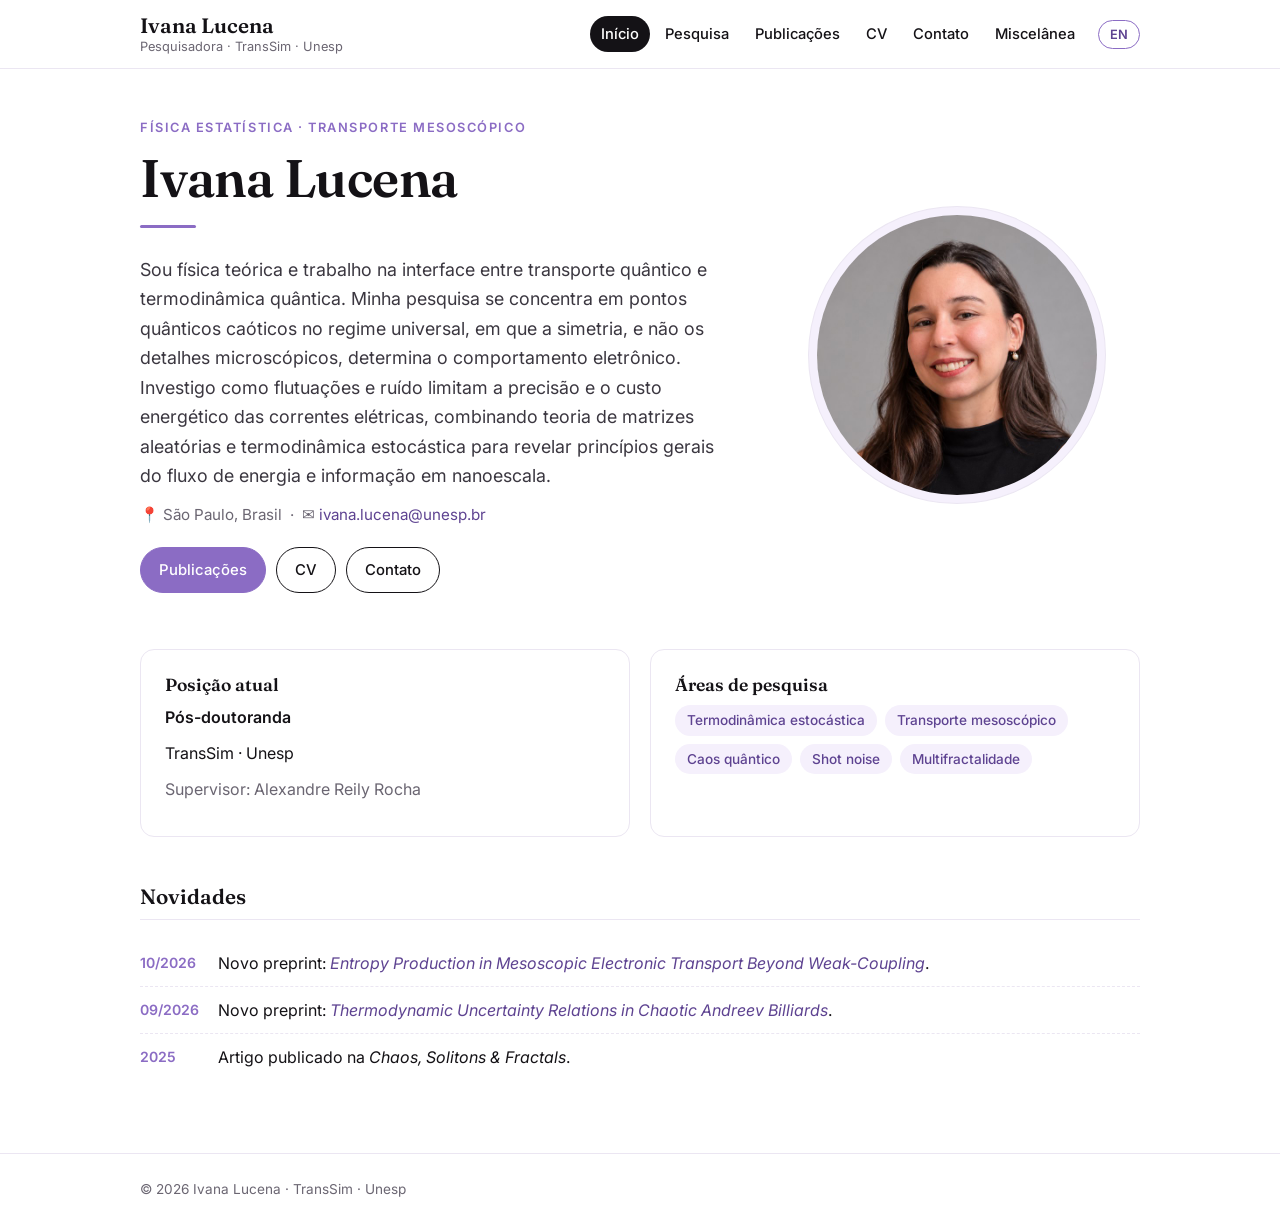
<file: index.html>
<!doctype html>
<html lang="pt-BR" data-lang="pt">
<head>
<meta charset="utf-8">
<meta name="viewport" content="width=device-width, initial-scale=1">
<title>Início · Ivana Lucena</title>
<meta name="description" content="Ivana Lucena — pesquisadora, TransSim · Unesp. Produção acadêmica, publicações e CV.">
<link rel="preconnect" href="https://fonts.googleapis.com">
<link rel="preconnect" href="https://fonts.gstatic.com" crossorigin>
<link href="https://fonts.googleapis.com/css2?family=Fraunces:opsz,wght@9..144,400;9..144,600&family=Inter:wght@400;500;600&display=swap" rel="stylesheet">
<link rel="stylesheet" href="assets/style.css">
<script>try{var l=localStorage.getItem("lang");if(l)document.documentElement.setAttribute("data-lang",l)}catch(e){}</script>
</head>
<body>
<header class="site-header">
  <div class="wrap header-inner">
    <a class="brand" href="index.html">
      <span class="brand-name">Ivana Lucena</span>
      <span class="brand-sub"><span lang="pt">Pesquisadora</span><span lang="en">Researcher</span> · TransSim · Unesp</span>
    </a>
    <button class="menu-btn" aria-label="Menu" aria-expanded="false">☰</button>
    <nav class="nav">
      <a href="index.html" class="active" aria-current="page"><span lang="pt">Início</span><span lang="en">Home</span></a>
<a href="pesquisa.html"><span lang="pt">Pesquisa</span><span lang="en">Research</span></a>
<a href="publicacoes.html"><span lang="pt">Publicações</span><span lang="en">Publications</span></a>
<a href="cv.html"><span lang="pt">CV</span><span lang="en">CV</span></a>
<a href="contato.html"><span lang="pt">Contato</span><span lang="en">Contact</span></a>
<a href="miscelanea.html"><span lang="pt">Miscelânea</span><span lang="en">Miscellanea</span></a>
      <button class="lang-btn" type="button" aria-label="Mudar idioma / Switch language"><span lang="pt">EN</span><span lang="en">PT</span></button>
    </nav>
  </div>
</header>
<main class="wrap">

<section class="hero">
  <div class="hero-text">
    <p class="eyebrow"><span lang="pt">Física Estatística · Transporte Mesoscópico</span><span lang="en">Statistical Physics · Mesoscopic Transport</span></p>
    <h1>Ivana Lucena</h1>
    <p class="lead"><span lang="pt">Sou física teórica e trabalho na interface entre transporte quântico e termodinâmica quântica. Minha pesquisa se concentra em pontos quânticos caóticos no regime universal, em que a simetria, e não os detalhes microscópicos, determina o comportamento eletrônico. Investigo como flutuações e ruído limitam a precisão e o custo energético das correntes elétricas, combinando teoria de matrizes aleatórias e termodinâmica estocástica para revelar princípios gerais do fluxo de energia e informação em nanoescala.</span><span lang="en">I am a theoretical physicist working at the interface of quantum transport and quantum thermodynamics. My research focuses on chaotic quantum dots in the universal regime, where symmetry, rather than microscopic detail, governs electronic behavior. I investigate how fluctuations and noise limit the precision and energy cost of electrical currents, combining random matrix theory and stochastic thermodynamics to uncover general principles of energy and information flow at the nanoscale.</span></p>
    <p class="meta">📍 São Paulo, <span lang="pt">Brasil</span><span lang="en">Brazil</span> &nbsp;·&nbsp; ✉️ <span class="email" data-u="ivana.lucena" data-d="unesp.br">ivana.lucena [at] unesp.br</span></p>
    <div class="actions">
      <a class="btn primary" href="publicacoes.html"><span lang="pt">Publicações</span><span lang="en">Publications</span></a>
      <a class="btn" href="cv.html">CV</a>
      <a class="btn" href="contato.html"><span lang="pt">Contato</span><span lang="en">Contact</span></a>
    </div>
  </div>
  <div class="hero-photo">
    <!-- Troque por <img src="assets/foto.jpg" alt="Ivana Lucena"> -->
    <img src="assets/foto.jpg" alt="Ivana Lucena" width="280" height="280">
  </div>
</section>

<section class="grid-2">
  <div class="card">
    <h2><span lang="pt">Posição atual</span><span lang="en">Current position</span></h2>
    <p class="strong"><span lang="pt">Pós-doutoranda</span><span lang="en">Postdoctoral Researcher</span></p>
    <p>TransSim · Unesp</p>
    <p class="muted"><span lang="pt">Supervisor: Alexandre Reily Rocha</span><span lang="en">Supervisor: Alexandre Reily Rocha</span></p>
  </div>
  <div class="card">
    <h2><span lang="pt">Áreas de pesquisa</span><span lang="en">Research areas</span></h2>
    <ul class="tags"><li><span lang="pt">Termodinâmica estocástica</span><span lang="en">Stochastic thermodynamics</span></li><li><span lang="pt">Transporte mesoscópico</span><span lang="en">Mesoscopic transport</span></li><li><span lang="pt">Caos quântico</span><span lang="en">Quantum chaos</span></li><li>Shot noise</li><li><span lang="pt">Multifractalidade</span><span lang="en">Multifractality</span></li></ul>
  </div>
</section>

<section>
  <h2 class="section-title"><span lang="pt">Novidades</span><span lang="en">News</span></h2>
  <ul class="news">
    <li><time>10/2026</time> <span lang="pt">Novo preprint: <a href="https://arxiv.org/abs/2610.12652" target="_blank" rel="noopener"><em>Entropy Production in Mesoscopic Electronic Transport Beyond Weak-Coupling</em></a>.</span><span lang="en">New preprint: <a href="https://arxiv.org/abs/2610.12652" target="_blank" rel="noopener"><em>Entropy Production in Mesoscopic Electronic Transport Beyond Weak-Coupling</em></a>.</span></li>
    <li><time>09/2026</time> <span lang="pt">Novo preprint: <a href="https://arxiv.org/abs/2609.27065" target="_blank" rel="noopener"><em>Thermodynamic Uncertainty Relations in Chaotic Andreev Billiards</em></a>.</span><span lang="en">New preprint: <a href="https://arxiv.org/abs/2609.27065" target="_blank" rel="noopener"><em>Thermodynamic Uncertainty Relations in Chaotic Andreev Billiards</em></a>.</span></li>
    <li><time>2025</time> <span lang="pt">Artigo publicado na <em>Chaos, Solitons &amp; Fractals</em>.</span><span lang="en">Paper published in <em>Chaos, Solitons &amp; Fractals</em>.</span></li>
  </ul>
</section>

</main>
<footer class="site-footer">
  <div class="wrap">© 2026 Ivana Lucena · TransSim · Unesp</div>
</footer>
<script src="assets/main.js"></script>
</body>
</html>
</file>
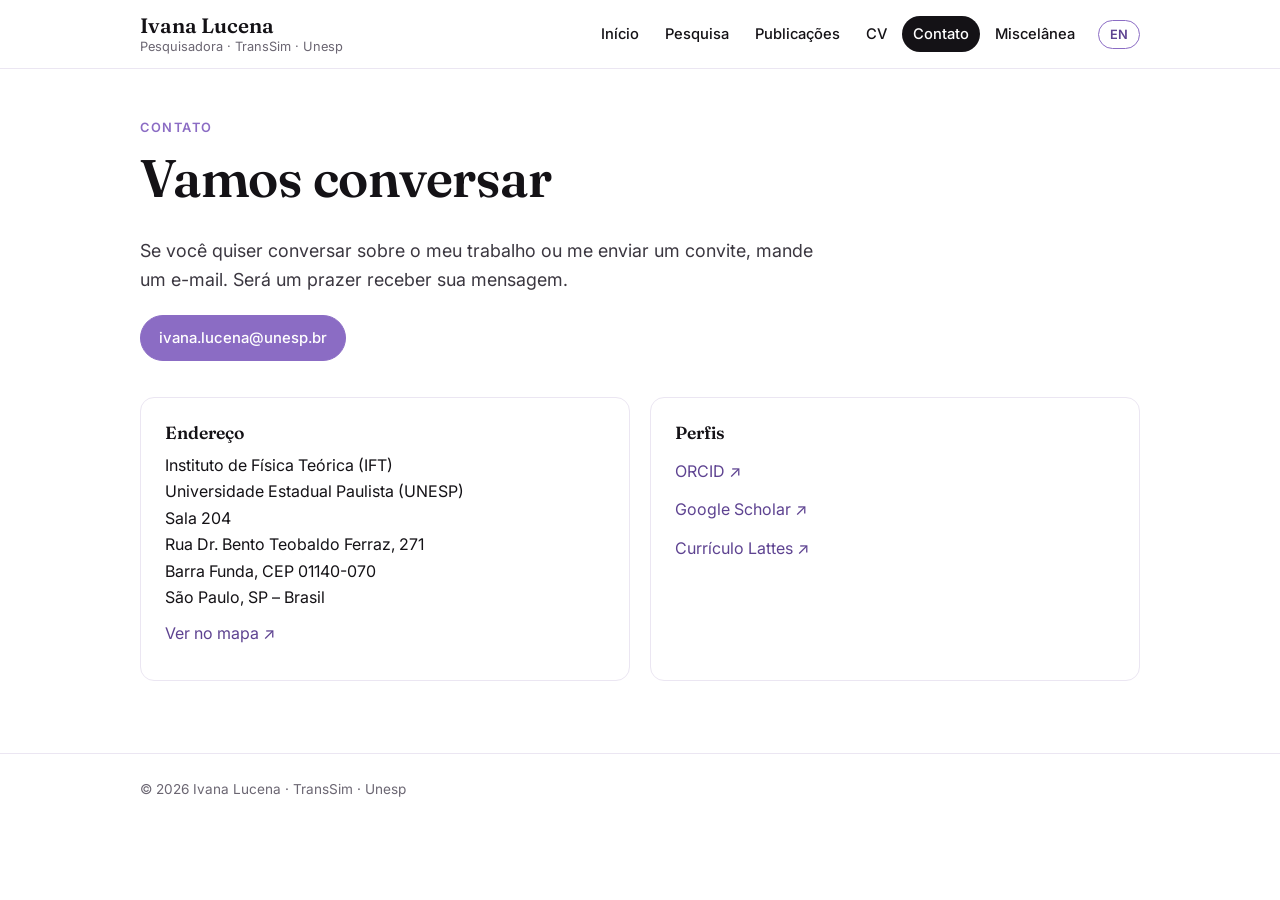
<file: contato.html>
<!doctype html>
<html lang="pt-BR" data-lang="pt">
<head>
<meta charset="utf-8">
<meta name="viewport" content="width=device-width, initial-scale=1">
<title>Contato · Ivana Lucena</title>
<meta name="description" content="Ivana Lucena — pesquisadora, TransSim · Unesp. Produção acadêmica, publicações e CV.">
<link rel="preconnect" href="https://fonts.googleapis.com">
<link rel="preconnect" href="https://fonts.gstatic.com" crossorigin>
<link href="https://fonts.googleapis.com/css2?family=Fraunces:opsz,wght@9..144,400;9..144,600&family=Inter:wght@400;500;600&display=swap" rel="stylesheet">
<link rel="stylesheet" href="assets/style.css">
<script>try{var l=localStorage.getItem("lang");if(l)document.documentElement.setAttribute("data-lang",l)}catch(e){}</script>
</head>
<body>
<header class="site-header">
  <div class="wrap header-inner">
    <a class="brand" href="index.html">
      <span class="brand-name">Ivana Lucena</span>
      <span class="brand-sub"><span lang="pt">Pesquisadora</span><span lang="en">Researcher</span> · TransSim · Unesp</span>
    </a>
    <button class="menu-btn" aria-label="Menu" aria-expanded="false">☰</button>
    <nav class="nav">
      <a href="index.html"><span lang="pt">Início</span><span lang="en">Home</span></a>
<a href="pesquisa.html"><span lang="pt">Pesquisa</span><span lang="en">Research</span></a>
<a href="publicacoes.html"><span lang="pt">Publicações</span><span lang="en">Publications</span></a>
<a href="cv.html"><span lang="pt">CV</span><span lang="en">CV</span></a>
<a href="contato.html" class="active" aria-current="page"><span lang="pt">Contato</span><span lang="en">Contact</span></a>
<a href="miscelanea.html"><span lang="pt">Miscelânea</span><span lang="en">Miscellanea</span></a>
      <button class="lang-btn" type="button" aria-label="Mudar idioma / Switch language"><span lang="pt">EN</span><span lang="en">PT</span></button>
    </nav>
  </div>
</header>
<main class="wrap">

<section class="page-head">
  <p class="eyebrow"><span lang="pt">Contato</span><span lang="en">Contact</span></p>
  <h1><span lang="pt">Vamos conversar</span><span lang="en">Get in touch</span></h1>
  <p class="lead"><span lang="pt">Se você quiser conversar sobre o meu trabalho ou me enviar um convite, mande um e-mail. Será um prazer receber sua mensagem.</span><span lang="en">If you would like to discuss my work or send me an invitation, please send me an email. I look forward to receiving your message.</span></p>
  <div class="actions"><a class="btn primary" href="mailto:ivana.lucena@unesp.br">ivana.lucena@unesp.br</a></div>
</section>
<section class="grid-2">
  <div class="card">
    <h2><span lang="pt">Endereço</span><span lang="en">Address</span></h2>
    <p>Instituto de Física Teórica (IFT)<br>
    Universidade Estadual Paulista (UNESP)<br>
    <span lang="pt">Sala</span><span lang="en">Office</span> 204<br>
    Rua Dr. Bento Teobaldo Ferraz, 271<br>
    Barra Funda, CEP 01140-070<br>
    São Paulo, SP – <span lang="pt">Brasil</span><span lang="en">Brazil</span></p>
    <p><a href="https://www.google.com/maps/search/?api=1&query=Instituto%20de%20F%C3%ADsica%20Te%C3%B3rica%20UNESP%2C%20Rua%20Dr.%20Bento%20Teobaldo%20Ferraz%20271%2C%20S%C3%A3o%20Paulo" target="_blank" rel="noopener"><span lang="pt">Ver no mapa</span><span lang="en">View on map</span> ↗</a></p>
  </div>
  <div class="card">
    <h2><span lang="pt">Perfis</span><span lang="en">Profiles</span></h2>
    <ul class="link-list">
      <li><a href="https://orcid.org/0000-0002-3205-4228" target="_blank" rel="noopener">ORCID ↗</a></li>
      <li><a href="https://scholar.google.com/citations?user=nSL4cs4AAAAJ&hl=pt-BR" target="_blank" rel="noopener">Google Scholar ↗</a></li>
      <li><a href="http://lattes.cnpq.br/9666677159468628" target="_blank" rel="noopener"><span lang="pt">Currículo Lattes</span><span lang="en">Lattes CV</span> ↗</a></li>
    </ul>
  </div>
</section>

</main>
<footer class="site-footer">
  <div class="wrap">© 2026 Ivana Lucena · TransSim · Unesp</div>
</footer>
<script src="assets/main.js"></script>
</body>
</html>
</file>
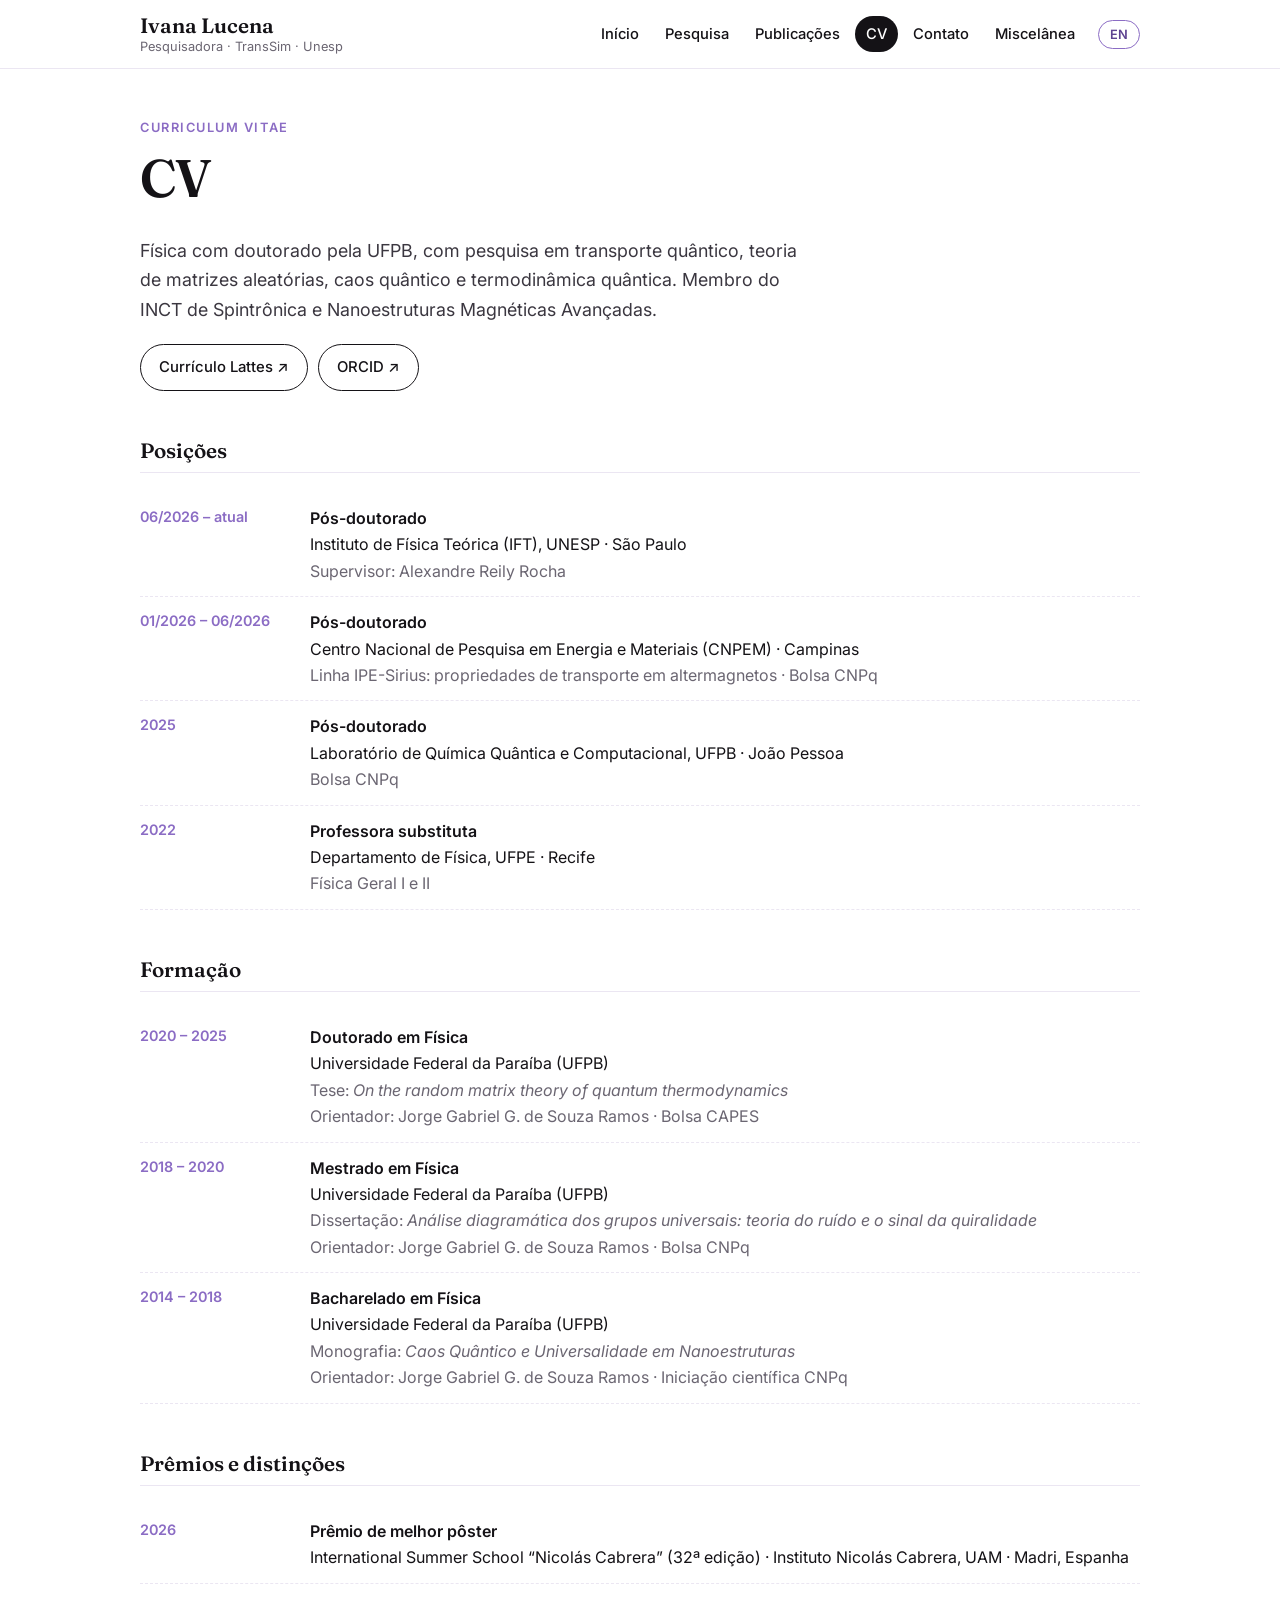
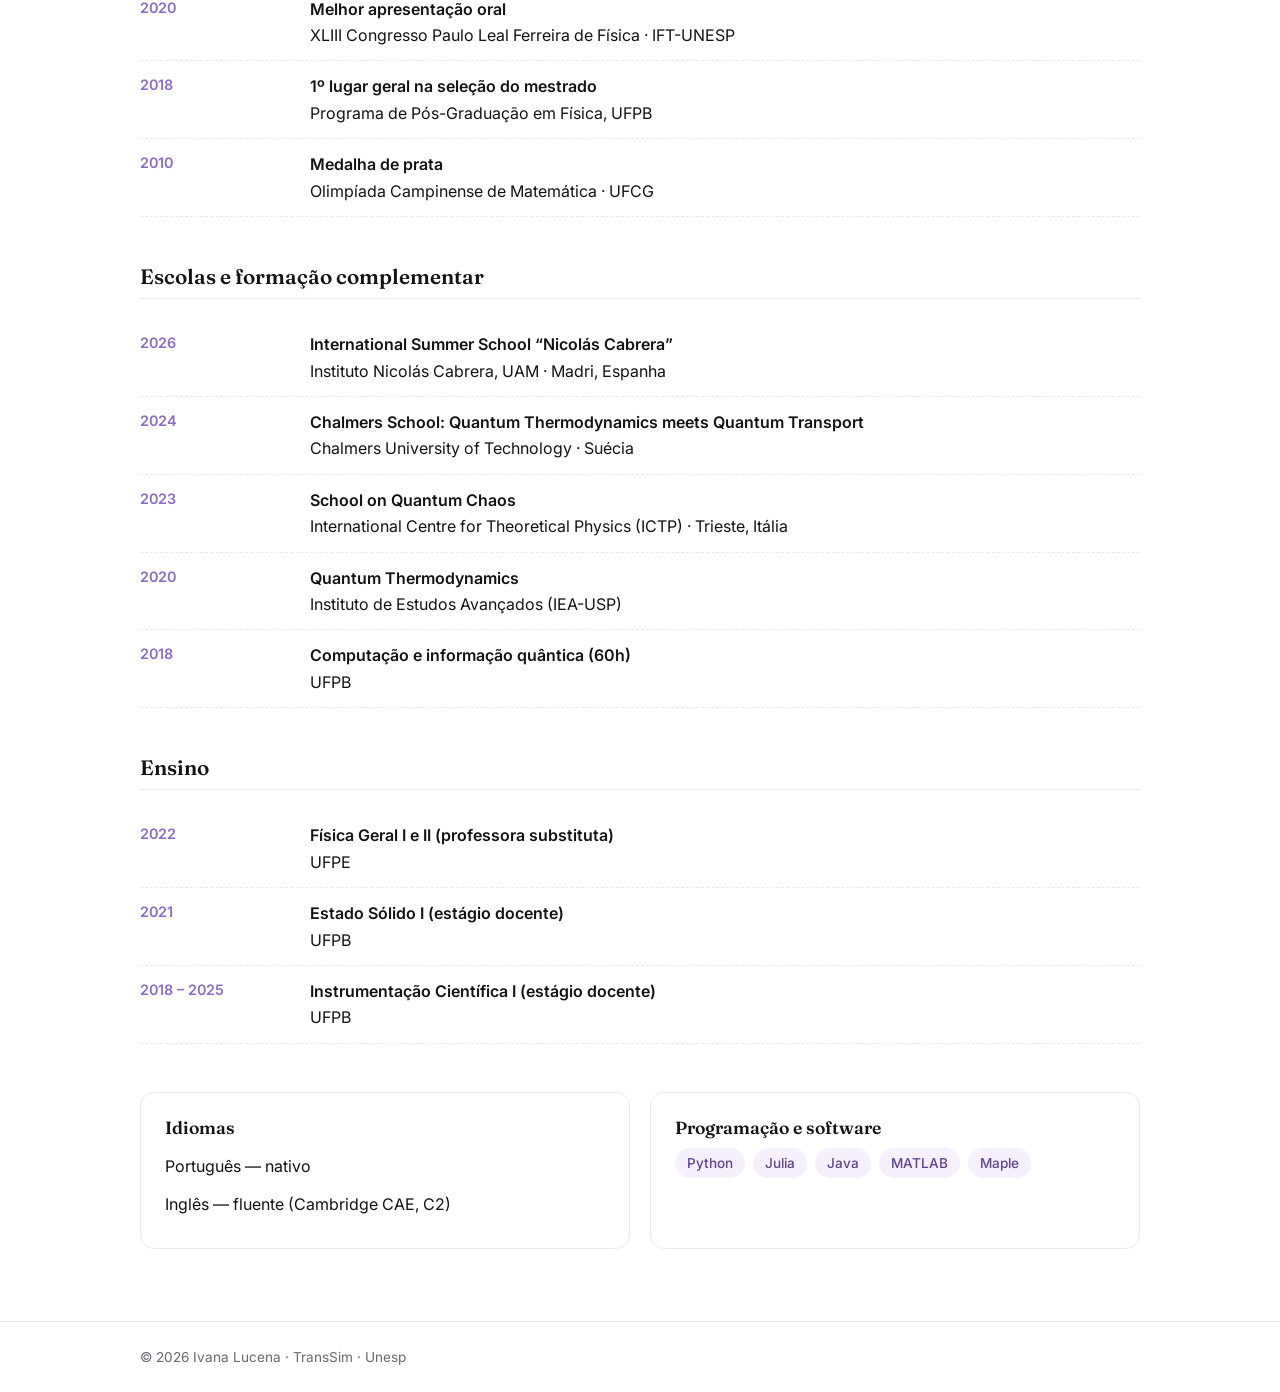
<file: cv.html>
<!doctype html>
<html lang="pt-BR" data-lang="pt">
<head>
<meta charset="utf-8">
<meta name="viewport" content="width=device-width, initial-scale=1">
<title>CV · Ivana Lucena</title>
<meta name="description" content="Ivana Lucena — pesquisadora, TransSim · Unesp. Produção acadêmica, publicações e CV.">
<link rel="preconnect" href="https://fonts.googleapis.com">
<link rel="preconnect" href="https://fonts.gstatic.com" crossorigin>
<link href="https://fonts.googleapis.com/css2?family=Fraunces:opsz,wght@9..144,400;9..144,600&family=Inter:wght@400;500;600&display=swap" rel="stylesheet">
<link rel="stylesheet" href="assets/style.css">
<script>try{var l=localStorage.getItem("lang");if(l)document.documentElement.setAttribute("data-lang",l)}catch(e){}</script>
</head>
<body>
<header class="site-header">
  <div class="wrap header-inner">
    <a class="brand" href="index.html">
      <span class="brand-name">Ivana Lucena</span>
      <span class="brand-sub"><span lang="pt">Pesquisadora</span><span lang="en">Researcher</span> · TransSim · Unesp</span>
    </a>
    <button class="menu-btn" aria-label="Menu" aria-expanded="false">☰</button>
    <nav class="nav">
      <a href="index.html"><span lang="pt">Início</span><span lang="en">Home</span></a>
<a href="pesquisa.html"><span lang="pt">Pesquisa</span><span lang="en">Research</span></a>
<a href="publicacoes.html"><span lang="pt">Publicações</span><span lang="en">Publications</span></a>
<a href="cv.html" class="active" aria-current="page"><span lang="pt">CV</span><span lang="en">CV</span></a>
<a href="contato.html"><span lang="pt">Contato</span><span lang="en">Contact</span></a>
<a href="miscelanea.html"><span lang="pt">Miscelânea</span><span lang="en">Miscellanea</span></a>
      <button class="lang-btn" type="button" aria-label="Mudar idioma / Switch language"><span lang="pt">EN</span><span lang="en">PT</span></button>
    </nav>
  </div>
</header>
<main class="wrap">

<section class="page-head">
  <p class="eyebrow">Curriculum Vitae</p>
  <h1>CV</h1>
  <p class="lead"><span lang="pt">Física com doutorado pela UFPB, com pesquisa em transporte quântico, teoria de matrizes aleatórias, caos quântico e termodinâmica quântica. Membro do INCT de Spintrônica e Nanoestruturas Magnéticas Avançadas.</span><span lang="en">Physicist with a PhD from UFPB, working on quantum transport, random matrix theory, quantum chaos and quantum thermodynamics. Member of the INCT on Spintronics and Advanced Magnetic Nanostructures.</span></p>
  <div class="actions">
    <a class="btn" href="http://lattes.cnpq.br/9666677159468628" target="_blank" rel="noopener"><span lang="pt">Currículo Lattes</span><span lang="en">Lattes CV</span> ↗</a>
    <a class="btn" href="https://orcid.org/0000-0002-3205-4228" target="_blank" rel="noopener">ORCID ↗</a>
  </div>
</section>
<section class="cv-block"><h2 class="section-title"><span lang="pt">Posições</span><span lang="en">Positions</span></h2><ul class="timeline"><li class="tl-item"><span class="tl-when">06/2026 – <span lang="pt">atual</span><span lang="en">present</span></span><div><p class="strong"><span lang="pt">Pós-doutorado</span><span lang="en">Postdoctoral Researcher</span></p><p>Instituto de Física Teórica (IFT), UNESP · São Paulo</p><p class=muted><span lang="pt">Supervisor: Alexandre Reily Rocha</span><span lang="en">Supervisor: Alexandre Reily Rocha</span></p></div></li><li class="tl-item"><span class="tl-when">01/2026 – 06/2026</span><div><p class="strong"><span lang="pt">Pós-doutorado</span><span lang="en">Postdoctoral Researcher</span></p><p><span lang="pt">Centro Nacional de Pesquisa em Energia e Materiais (CNPEM) · Campinas</span><span lang="en">Brazilian Center for Research in Energy and Materials (CNPEM) · Campinas</span></p><p class=muted><span lang="pt">Linha IPE-Sirius: propriedades de transporte em altermagnetos · Bolsa CNPq</span><span lang="en">IPE-Sirius program: transport properties of altermagnets · CNPq fellowship</span></p></div></li><li class="tl-item"><span class="tl-when">2025</span><div><p class="strong"><span lang="pt">Pós-doutorado</span><span lang="en">Postdoctoral Researcher</span></p><p><span lang="pt">Laboratório de Química Quântica e Computacional, UFPB · João Pessoa</span><span lang="en">Quantum and Computational Chemistry Lab, UFPB · João Pessoa</span></p><p class=muted><span lang="pt">Bolsa CNPq</span><span lang="en">CNPq fellowship</span></p></div></li><li class="tl-item"><span class="tl-when">2022</span><div><p class="strong"><span lang="pt">Professora substituta</span><span lang="en">Substitute Lecturer</span></p><p><span lang="pt">Departamento de Física, UFPE · Recife</span><span lang="en">Department of Physics, UFPE · Recife</span></p><p class=muted><span lang="pt">Física Geral I e II</span><span lang="en">General Physics I and II</span></p></div></li></ul></section>
<section class="cv-block"><h2 class="section-title"><span lang="pt">Formação</span><span lang="en">Education</span></h2><ul class="timeline"><li class="tl-item"><span class="tl-when">2020 – 2025</span><div><p class="strong"><span lang="pt">Doutorado em Física</span><span lang="en">PhD in Physics</span></p><p><span lang="pt">Universidade Federal da Paraíba (UFPB)</span><span lang="en">Federal University of Paraíba (UFPB)</span></p><p class=muted><span lang="pt">Tese: <em>On the random matrix theory of quantum thermodynamics</em></span><span lang="en">Thesis: <em>On the random matrix theory of quantum thermodynamics</em></span><br><span lang="pt">Orientador: Jorge Gabriel G. de Souza Ramos</span><span lang="en">Advisor: Jorge Gabriel G. de Souza Ramos</span><span lang="pt"> · Bolsa CAPES</span><span lang="en"> · CAPES fellowship</span></p></div></li><li class="tl-item"><span class="tl-when">2018 – 2020</span><div><p class="strong"><span lang="pt">Mestrado em Física</span><span lang="en">MSc in Physics</span></p><p><span lang="pt">Universidade Federal da Paraíba (UFPB)</span><span lang="en">Federal University of Paraíba (UFPB)</span></p><p class=muted><span lang="pt">Dissertação: <em>Análise diagramática dos grupos universais: teoria do ruído e o sinal da quiralidade</em></span><span lang="en">Dissertation: <em>Diagrammatic analysis of universal groups: noise theory and the signature of chirality</em></span><br><span lang="pt">Orientador: Jorge Gabriel G. de Souza Ramos</span><span lang="en">Advisor: Jorge Gabriel G. de Souza Ramos</span><span lang="pt"> · Bolsa CNPq</span><span lang="en"> · CNPq fellowship</span></p></div></li><li class="tl-item"><span class="tl-when">2014 – 2018</span><div><p class="strong"><span lang="pt">Bacharelado em Física</span><span lang="en">BSc in Physics</span></p><p><span lang="pt">Universidade Federal da Paraíba (UFPB)</span><span lang="en">Federal University of Paraíba (UFPB)</span></p><p class=muted><span lang="pt">Monografia: <em>Caos Quântico e Universalidade em Nanoestruturas</em></span><span lang="en">Thesis: <em>Quantum Chaos and Universality in Nanostructures</em></span><br><span lang="pt">Orientador: Jorge Gabriel G. de Souza Ramos</span><span lang="en">Advisor: Jorge Gabriel G. de Souza Ramos</span><span lang="pt"> · Iniciação científica CNPq</span><span lang="en"> · CNPq undergraduate research fellowship</span></p></div></li></ul></section>
<section class="cv-block"><h2 class="section-title"><span lang="pt">Prêmios e distinções</span><span lang="en">Awards & honors</span></h2><ul class="timeline"><li class="tl-item"><span class="tl-when">2026</span><div><p class="strong"><span lang="pt">Prêmio de melhor pôster</span><span lang="en">Best Poster Award</span></p><p><span lang="pt">International Summer School “Nicolás Cabrera” (32ª edição) · Instituto Nicolás Cabrera, UAM · Madri, Espanha</span><span lang="en">International Summer School “Nicolás Cabrera” (32nd edition) · Nicolás Cabrera Institute, UAM · Madrid, Spain</span></p></div></li><li class="tl-item"><span class="tl-when">2020</span><div><p class="strong"><span lang="pt">Melhor apresentação oral</span><span lang="en">Best Oral Presentation</span></p><p><span lang="pt">XLIII Congresso Paulo Leal Ferreira de Física · IFT-UNESP</span><span lang="en">XLIII Paulo Leal Ferreira Physics Congress · IFT-UNESP</span></p></div></li><li class="tl-item"><span class="tl-when">2018</span><div><p class="strong"><span lang="pt">1º lugar geral na seleção do mestrado</span><span lang="en">Ranked 1st in the MSc admission exam</span></p><p><span lang="pt">Programa de Pós-Graduação em Física, UFPB</span><span lang="en">Graduate Program in Physics, UFPB</span></p></div></li><li class="tl-item"><span class="tl-when">2010</span><div><p class="strong"><span lang="pt">Medalha de prata</span><span lang="en">Silver medal</span></p><p><span lang="pt">Olimpíada Campinense de Matemática · UFCG</span><span lang="en">Campina Grande Mathematics Olympiad · UFCG</span></p></div></li></ul></section>
<section class="cv-block"><h2 class="section-title"><span lang="pt">Escolas e formação complementar</span><span lang="en">Schools & further training</span></h2><ul class="timeline"><li class="tl-item"><span class="tl-when">2026</span><div><p class="strong">International Summer School “Nicolás Cabrera”</p><p><span lang="pt">Instituto Nicolás Cabrera, UAM · Madri, Espanha</span><span lang="en">Nicolás Cabrera Institute, UAM · Madrid, Spain</span></p></div></li><li class="tl-item"><span class="tl-when">2024</span><div><p class="strong">Chalmers School: Quantum Thermodynamics meets Quantum Transport</p><p><span lang="pt">Chalmers University of Technology · Suécia</span><span lang="en">Chalmers University of Technology · Sweden</span></p></div></li><li class="tl-item"><span class="tl-when">2023</span><div><p class="strong">School on Quantum Chaos</p><p><span lang="pt">International Centre for Theoretical Physics (ICTP) · Trieste, Itália</span><span lang="en">International Centre for Theoretical Physics (ICTP) · Trieste, Italy</span></p></div></li><li class="tl-item"><span class="tl-when">2020</span><div><p class="strong">Quantum Thermodynamics</p><p><span lang="pt">Instituto de Estudos Avançados (IEA-USP)</span><span lang="en">Institute of Advanced Studies (IEA-USP)</span></p></div></li><li class="tl-item"><span class="tl-when">2018</span><div><p class="strong"><span lang="pt">Computação e informação quântica (60h)</span><span lang="en">Quantum computation and information (60h)</span></p><p>UFPB</p></div></li></ul></section>
<section class="cv-block"><h2 class="section-title"><span lang="pt">Ensino</span><span lang="en">Teaching</span></h2><ul class="timeline"><li class="tl-item"><span class="tl-when">2022</span><div><p class="strong"><span lang="pt">Física Geral I e II (professora substituta)</span><span lang="en">General Physics I and II (substitute lecturer)</span></p><p>UFPE</p></div></li><li class="tl-item"><span class="tl-when">2021</span><div><p class="strong"><span lang="pt">Estado Sólido I (estágio docente)</span><span lang="en">Solid State Physics I (teaching assistant)</span></p><p>UFPB</p></div></li><li class="tl-item"><span class="tl-when"><span lang="pt">2018 – 2025</span><span lang="en">2018 – 2025</span></span><div><p class="strong"><span lang="pt">Instrumentação Científica I (estágio docente)</span><span lang="en">Scientific Instrumentation I (teaching assistant)</span></p><p>UFPB</p></div></li></ul></section>
<section class="grid-2" style="margin-top:48px">
  <div class="card">
    <h2><span lang="pt">Idiomas</span><span lang="en">Languages</span></h2>
    <ul class="link-list">
      <li><span lang="pt">Português — nativo</span><span lang="en">Portuguese — native</span></li>
      <li><span lang="pt">Inglês — fluente (Cambridge CAE, C2)</span><span lang="en">English — fluent (Cambridge CAE, C2)</span></li>
    </ul>
  </div>
  <div class="card">
    <h2><span lang="pt">Programação e software</span><span lang="en">Programming & software</span></h2>
    <ul class="tags"><li>Python</li><li>Julia</li><li>Java</li><li>MATLAB</li><li>Maple</li></ul>
  </div>
</section>

</main>
<footer class="site-footer">
  <div class="wrap">© 2026 Ivana Lucena · TransSim · Unesp</div>
</footer>
<script src="assets/main.js"></script>
</body>
</html>
</file>
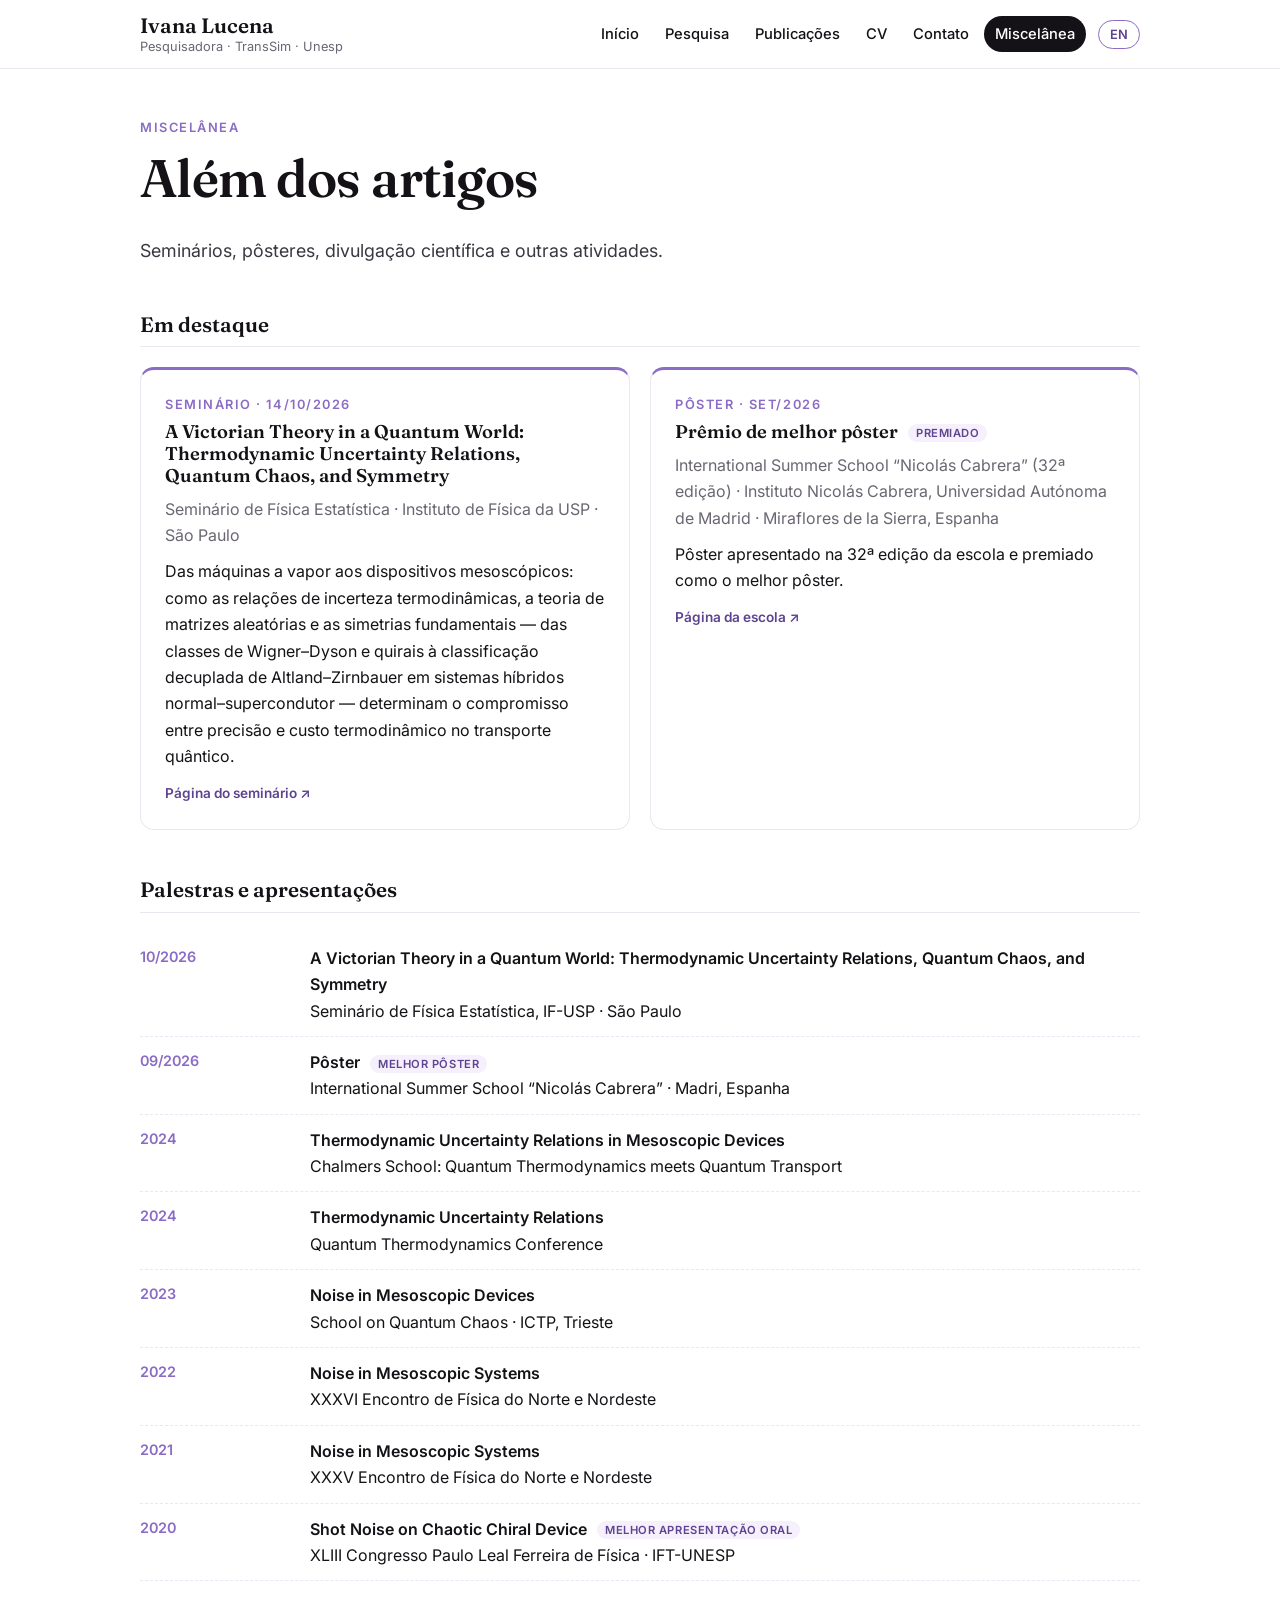
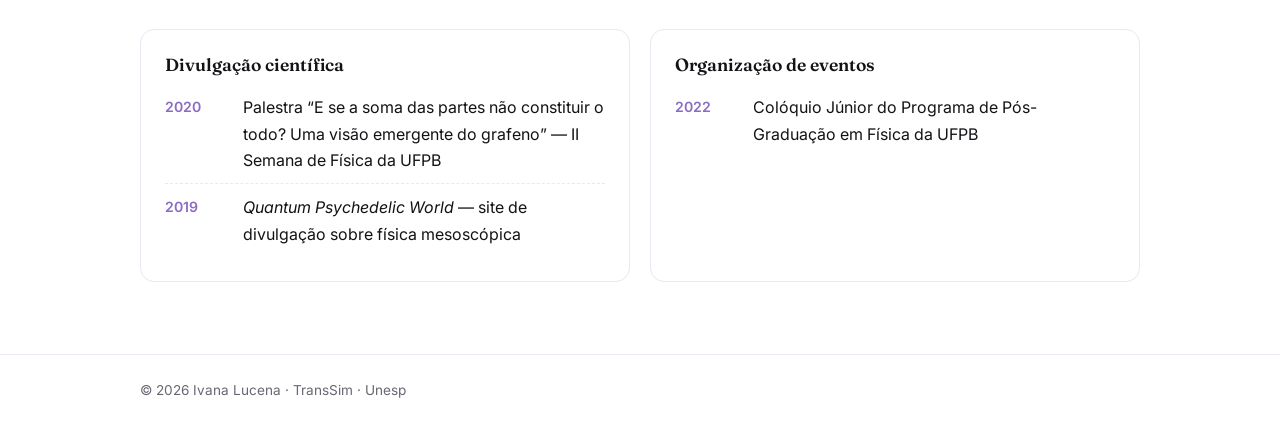
<file: miscelanea.html>
<!doctype html>
<html lang="pt-BR" data-lang="pt">
<head>
<meta charset="utf-8">
<meta name="viewport" content="width=device-width, initial-scale=1">
<title>Miscelânea · Ivana Lucena</title>
<meta name="description" content="Ivana Lucena — pesquisadora, TransSim · Unesp. Produção acadêmica, publicações e CV.">
<link rel="preconnect" href="https://fonts.googleapis.com">
<link rel="preconnect" href="https://fonts.gstatic.com" crossorigin>
<link href="https://fonts.googleapis.com/css2?family=Fraunces:opsz,wght@9..144,400;9..144,600&family=Inter:wght@400;500;600&display=swap" rel="stylesheet">
<link rel="stylesheet" href="assets/style.css">
<script>try{var l=localStorage.getItem("lang");if(l)document.documentElement.setAttribute("data-lang",l)}catch(e){}</script>
</head>
<body>
<header class="site-header">
  <div class="wrap header-inner">
    <a class="brand" href="index.html">
      <span class="brand-name">Ivana Lucena</span>
      <span class="brand-sub"><span lang="pt">Pesquisadora</span><span lang="en">Researcher</span> · TransSim · Unesp</span>
    </a>
    <button class="menu-btn" aria-label="Menu" aria-expanded="false">☰</button>
    <nav class="nav">
      <a href="index.html"><span lang="pt">Início</span><span lang="en">Home</span></a>
<a href="pesquisa.html"><span lang="pt">Pesquisa</span><span lang="en">Research</span></a>
<a href="publicacoes.html"><span lang="pt">Publicações</span><span lang="en">Publications</span></a>
<a href="cv.html"><span lang="pt">CV</span><span lang="en">CV</span></a>
<a href="contato.html"><span lang="pt">Contato</span><span lang="en">Contact</span></a>
<a href="miscelanea.html" class="active" aria-current="page"><span lang="pt">Miscelânea</span><span lang="en">Miscellanea</span></a>
      <button class="lang-btn" type="button" aria-label="Mudar idioma / Switch language"><span lang="pt">EN</span><span lang="en">PT</span></button>
    </nav>
  </div>
</header>
<main class="wrap">

<section class="page-head">
  <p class="eyebrow"><span lang="pt">Miscelânea</span><span lang="en">Miscellanea</span></p>
  <h1><span lang="pt">Além dos artigos</span><span lang="en">Beyond papers</span></h1>
  <p class="lead"><span lang="pt">Seminários, pôsteres, divulgação científica e outras atividades.</span><span lang="en">Seminars, posters, science outreach and other activities.</span></p>
</section>

<section>
  <h2 class="section-title"><span lang="pt">Em destaque</span><span lang="en">Highlights</span></h2>
  <div class="grid-2">
    <article class="card feature">
      <p class="eyebrow"><span lang="pt">Seminário · 14/10/2026</span><span lang="en">Seminar · Oct 14, 2026</span></p>
      <h3>A Victorian Theory in a Quantum World: Thermodynamic Uncertainty Relations, Quantum Chaos, and Symmetry</h3>
      <p class="muted"><span lang="pt">Seminário de Física Estatística · Instituto de Física da USP · São Paulo</span><span lang="en">Statistical Physics Seminar · Institute of Physics, University of São Paulo</span></p>
      <p><span lang="pt">Das máquinas a vapor aos dispositivos mesoscópicos: como as relações de incerteza termodinâmicas, a teoria de matrizes aleatórias e as simetrias fundamentais — das classes de Wigner–Dyson e quirais à classificação decuplada de Altland–Zirnbauer em sistemas híbridos normal–supercondutor — determinam o compromisso entre precisão e custo termodinâmico no transporte quântico.</span><span lang="en">From steam engines to mesoscopic devices: how thermodynamic uncertainty relations, random matrix theory and fundamental symmetries — from the Wigner–Dyson and chiral classes to the Altland–Zirnbauer tenfold way in hybrid normal–superconducting systems — shape the tradeoff between precision and thermodynamic cost in quantum transport.</span></p>
      <a class="pub-link" href="https://web.if.usp.br/ifusp/pt-br/evento-agregado/victorian-theory-quantum-world-thermodynamic-uncertainty-relations-quantum-chaos-and" target="_blank" rel="noopener"><span lang="pt">Página do seminário</span><span lang="en">Seminar page</span> ↗</a>
    </article>
    <article class="card feature">
      <p class="eyebrow"><span lang="pt">Pôster · Set/2026</span><span lang="en">Poster · Sep 2026</span></p>
      <h3><span lang="pt">Prêmio de melhor pôster</span><span lang="en">Best Poster Award</span> <span class="badge"><span lang="pt">Premiado</span><span lang="en">Award</span></span></h3>
      <p class="muted">International Summer School “Nicolás Cabrera” (32ª <span lang="pt">edição</span><span lang="en">edition</span>) · <span lang="pt">Instituto Nicolás Cabrera, Universidad Autónoma de Madrid · Miraflores de la Sierra, Espanha</span><span lang="en">Nicolás Cabrera Institute, Universidad Autónoma de Madrid · Miraflores de la Sierra, Spain</span></p>
      <p><span lang="pt">Pôster apresentado na 32ª edição da escola e premiado como o melhor pôster.</span><span lang="en">Poster presented at the 32nd edition of the school and awarded best poster.</span></p>
      <a class="pub-link" href="https://www.inc.uam.es/summer-school-2026/" target="_blank" rel="noopener"><span lang="pt">Página da escola</span><span lang="en">School page</span> ↗</a>
    </article>
  </div>
</section>

<section>
  <h2 class="section-title"><span lang="pt">Palestras e apresentações</span><span lang="en">Talks & presentations</span></h2>
  <ul class="timeline">
    <li class="tl-item"><span class="tl-when">10/2026</span><div><p class="strong">A Victorian Theory in a Quantum World: Thermodynamic Uncertainty Relations, Quantum Chaos, and Symmetry</p><p><span lang="pt">Seminário de Física Estatística, IF-USP · São Paulo</span><span lang="en">Statistical Physics Seminar, IF-USP · São Paulo</span></p></div></li>
    <li class="tl-item"><span class="tl-when">09/2026</span><div><p class="strong"><span lang="pt">Pôster</span><span lang="en">Poster</span> <span class="badge"><span lang="pt">Melhor pôster</span><span lang="en">Best poster</span></span></p><p><span lang="pt">International Summer School “Nicolás Cabrera” · Madri, Espanha</span><span lang="en">International Summer School “Nicolás Cabrera” · Madrid, Spain</span></p></div></li>
    <li class="tl-item"><span class="tl-when">2024</span><div><p class="strong">Thermodynamic Uncertainty Relations in Mesoscopic Devices</p><p>Chalmers School: Quantum Thermodynamics meets Quantum Transport</p></div></li>
    <li class="tl-item"><span class="tl-when">2024</span><div><p class="strong">Thermodynamic Uncertainty Relations</p><p>Quantum Thermodynamics Conference</p></div></li>
    <li class="tl-item"><span class="tl-when">2023</span><div><p class="strong">Noise in Mesoscopic Devices</p><p>School on Quantum Chaos · ICTP, Trieste</p></div></li>
    <li class="tl-item"><span class="tl-when">2022</span><div><p class="strong">Noise in Mesoscopic Systems</p><p><span lang="pt">XXXVI Encontro de Física do Norte e Nordeste</span><span lang="en">XXXVI North-Northeast Physics Meeting (EFNNE)</span></p></div></li>
    <li class="tl-item"><span class="tl-when">2021</span><div><p class="strong">Noise in Mesoscopic Systems</p><p><span lang="pt">XXXV Encontro de Física do Norte e Nordeste</span><span lang="en">XXXV North-Northeast Physics Meeting (EFNNE)</span></p></div></li>
    <li class="tl-item"><span class="tl-when">2020</span><div><p class="strong">Shot Noise on Chaotic Chiral Device <span class="badge"><span lang="pt">Melhor apresentação oral</span><span lang="en">Best oral presentation</span></span></p><p><span lang="pt">XLIII Congresso Paulo Leal Ferreira de Física · IFT-UNESP</span><span lang="en">XLIII Paulo Leal Ferreira Physics Congress · IFT-UNESP</span></p></div></li>
  </ul>
</section>

<section class="grid-2" style="margin-top:48px">
  <div class="card"><h2><span lang="pt">Divulgação científica</span><span lang="en">Science outreach</span></h2><ul class="news">
    <li><time>2020</time> <span lang="pt">Palestra “E se a soma das partes não constituir o todo? Uma visão emergente do grafeno” — II Semana de Física da UFPB</span><span lang="en">Talk “What if the sum of the parts doesn't make the whole? An emergent view of graphene” — II Physics Week, UFPB</span></li>
    <li><time>2019</time> <span lang="pt"><em>Quantum Psychedelic World</em> — site de divulgação sobre física mesoscópica</span><span lang="en"><em>Quantum Psychedelic World</em> — outreach website on mesoscopic physics</span></li>
  </ul></div>
  <div class="card"><h2><span lang="pt">Organização de eventos</span><span lang="en">Event organization</span></h2><ul class="news">
    <li><time>2022</time> <span lang="pt">Colóquio Júnior do Programa de Pós-Graduação em Física da UFPB</span><span lang="en">Junior Colloquium, Graduate Program in Physics, UFPB</span></li>
  </ul></div>
</section>

</main>
<footer class="site-footer">
  <div class="wrap">© 2026 Ivana Lucena · TransSim · Unesp</div>
</footer>
<script src="assets/main.js"></script>
</body>
</html>
</file>
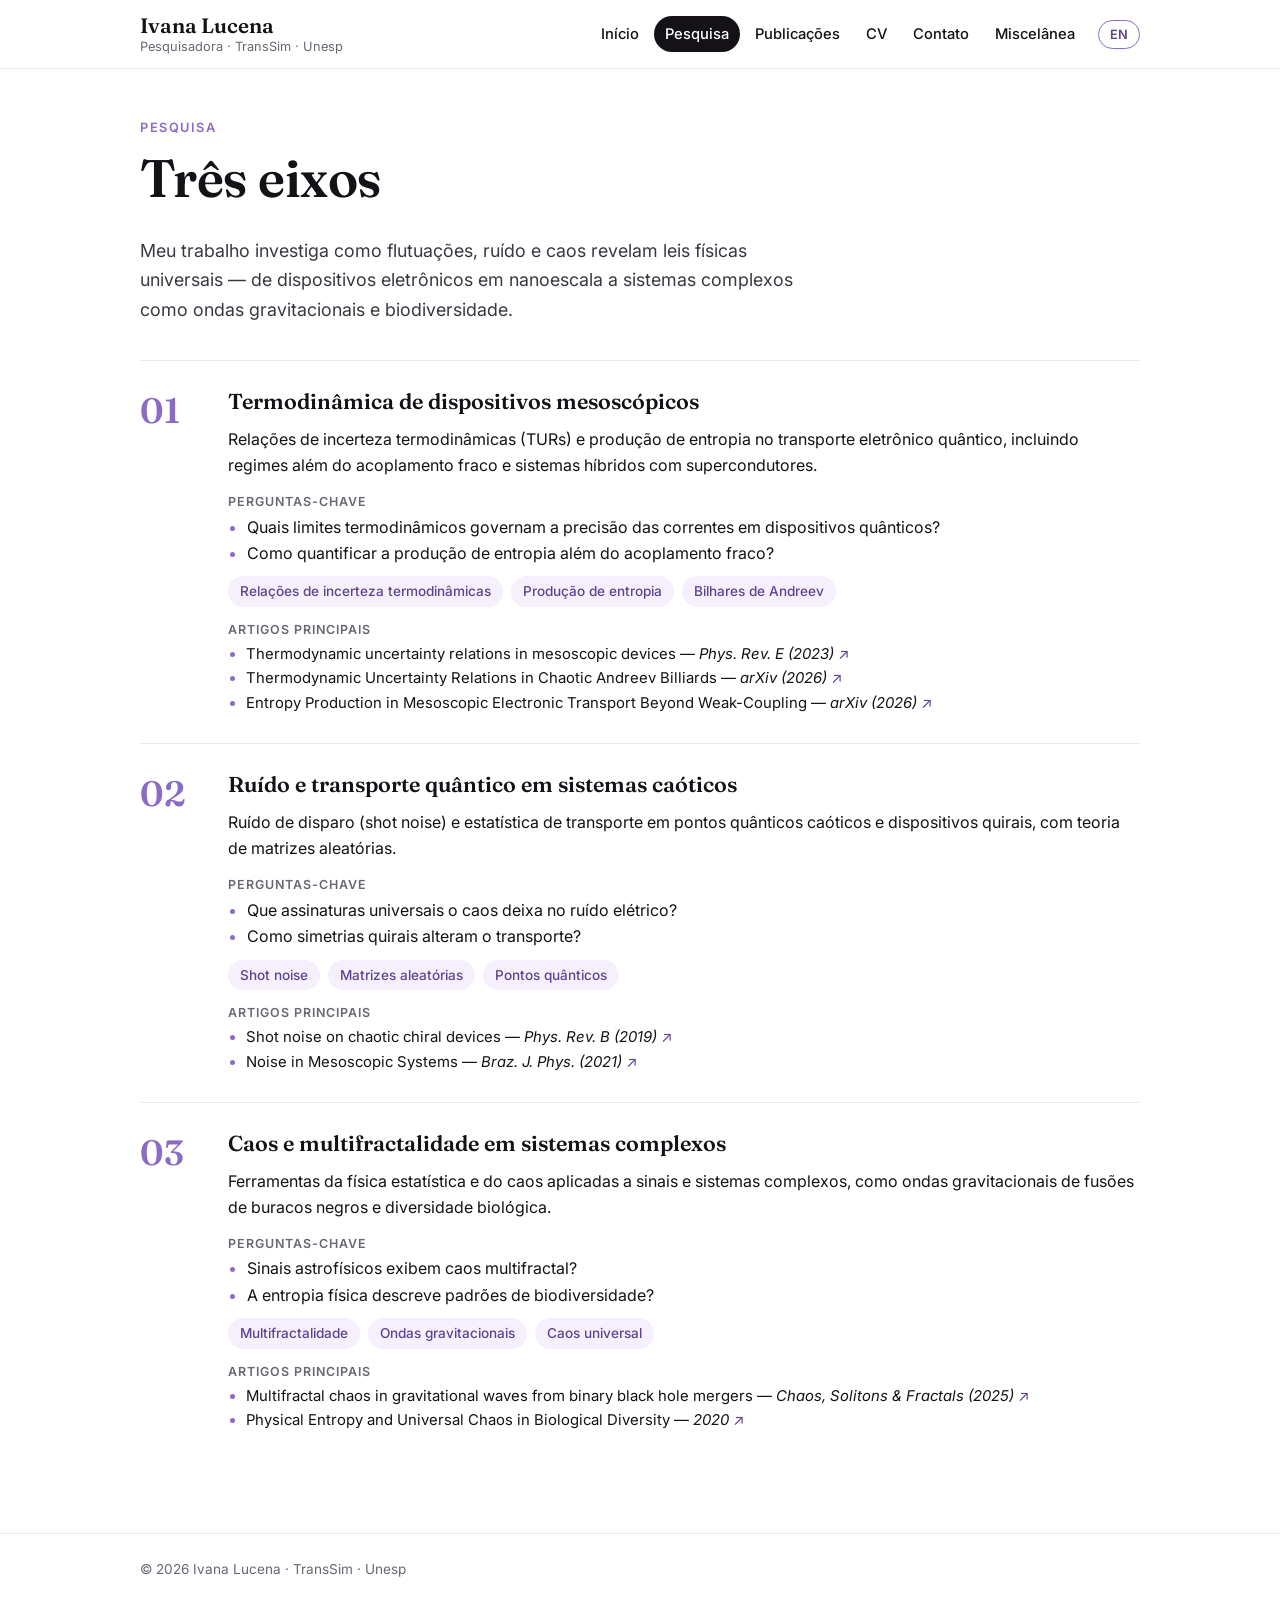
<file: pesquisa.html>
<!doctype html>
<html lang="pt-BR" data-lang="pt">
<head>
<meta charset="utf-8">
<meta name="viewport" content="width=device-width, initial-scale=1">
<title>Pesquisa · Ivana Lucena</title>
<meta name="description" content="Ivana Lucena — pesquisadora, TransSim · Unesp. Produção acadêmica, publicações e CV.">
<link rel="preconnect" href="https://fonts.googleapis.com">
<link rel="preconnect" href="https://fonts.gstatic.com" crossorigin>
<link href="https://fonts.googleapis.com/css2?family=Fraunces:opsz,wght@9..144,400;9..144,600&family=Inter:wght@400;500;600&display=swap" rel="stylesheet">
<link rel="stylesheet" href="assets/style.css">
<script>try{var l=localStorage.getItem("lang");if(l)document.documentElement.setAttribute("data-lang",l)}catch(e){}</script>
</head>
<body>
<header class="site-header">
  <div class="wrap header-inner">
    <a class="brand" href="index.html">
      <span class="brand-name">Ivana Lucena</span>
      <span class="brand-sub"><span lang="pt">Pesquisadora</span><span lang="en">Researcher</span> · TransSim · Unesp</span>
    </a>
    <button class="menu-btn" aria-label="Menu" aria-expanded="false">☰</button>
    <nav class="nav">
      <a href="index.html"><span lang="pt">Início</span><span lang="en">Home</span></a>
<a href="pesquisa.html" class="active" aria-current="page"><span lang="pt">Pesquisa</span><span lang="en">Research</span></a>
<a href="publicacoes.html"><span lang="pt">Publicações</span><span lang="en">Publications</span></a>
<a href="cv.html"><span lang="pt">CV</span><span lang="en">CV</span></a>
<a href="contato.html"><span lang="pt">Contato</span><span lang="en">Contact</span></a>
<a href="miscelanea.html"><span lang="pt">Miscelânea</span><span lang="en">Miscellanea</span></a>
      <button class="lang-btn" type="button" aria-label="Mudar idioma / Switch language"><span lang="pt">EN</span><span lang="en">PT</span></button>
    </nav>
  </div>
</header>
<main class="wrap">

<section class="page-head">
  <p class="eyebrow"><span lang="pt">Pesquisa</span><span lang="en">Research</span></p>
  <h1><span lang="pt">Três eixos</span><span lang="en">Three pillars</span></h1>
  <p class="lead"><span lang="pt">Meu trabalho investiga como flutuações, ruído e caos revelam leis físicas universais — de dispositivos eletrônicos em nanoescala a sistemas complexos como ondas gravitacionais e biodiversidade.</span><span lang="en">My work investigates how fluctuations, noise and chaos reveal universal physical laws — from nanoscale electronic devices to complex systems such as gravitational waves and biodiversity.</span></p>
</section>

<article class="pillar">
  <div class="pillar-num">01</div>
  <div>
    <h3><span lang="pt">Termodinâmica de dispositivos mesoscópicos</span><span lang="en">Thermodynamics of mesoscopic devices</span></h3>
    <p><span lang="pt">Relações de incerteza termodinâmicas (TURs) e produção de entropia no transporte eletrônico quântico, incluindo regimes além do acoplamento fraco e sistemas híbridos com supercondutores.</span><span lang="en">Thermodynamic uncertainty relations (TURs) and entropy production in quantum electronic transport, including regimes beyond weak coupling and hybrid systems with superconductors.</span></p>
    <h4><span lang="pt">Perguntas-chave</span><span lang="en">Key questions</span></h4>
    <ul class="bullets"><li><span lang="pt">Quais limites termodinâmicos governam a precisão das correntes em dispositivos quânticos?</span><span lang="en">What thermodynamic limits govern the precision of currents in quantum devices?</span></li><li><span lang="pt">Como quantificar a produção de entropia além do acoplamento fraco?</span><span lang="en">How can entropy production be quantified beyond weak coupling?</span></li></ul>
    <ul class="tags"><li><span lang="pt">Relações de incerteza termodinâmicas</span><span lang="en">Thermodynamic uncertainty relations</span></li><li><span lang="pt">Produção de entropia</span><span lang="en">Entropy production</span></li><li><span lang="pt">Bilhares de Andreev</span><span lang="en">Andreev billiards</span></li></ul>
    <h4><span lang="pt">Artigos principais</span><span lang="en">Key papers</span></h4>
    <ul class="bullets small"><li>Thermodynamic uncertainty relations in mesoscopic devices — <em>Phys. Rev. E (2023)</em> <a href="https://scholar.google.com/scholar?q=%22Thermodynamic%20uncertainty%20relations%20in%20mesoscopic%20devices%22" target="_blank" rel="noopener">↗</a></li><li>Thermodynamic Uncertainty Relations in Chaotic Andreev Billiards — <em>arXiv (2026)</em> <a href="https://arxiv.org/abs/2609.27065" target="_blank" rel="noopener">↗</a></li><li>Entropy Production in Mesoscopic Electronic Transport Beyond Weak-Coupling — <em>arXiv (2026)</em> <a href="https://arxiv.org/abs/2610.12652" target="_blank" rel="noopener">↗</a></li></ul>
  </div>
</article>

<article class="pillar">
  <div class="pillar-num">02</div>
  <div>
    <h3><span lang="pt">Ruído e transporte quântico em sistemas caóticos</span><span lang="en">Noise and quantum transport in chaotic systems</span></h3>
    <p><span lang="pt">Ruído de disparo (shot noise) e estatística de transporte em pontos quânticos caóticos e dispositivos quirais, com teoria de matrizes aleatórias.</span><span lang="en">Shot noise and transport statistics in chaotic quantum dots and chiral devices, using random matrix theory.</span></p>
    <h4><span lang="pt">Perguntas-chave</span><span lang="en">Key questions</span></h4>
    <ul class="bullets"><li><span lang="pt">Que assinaturas universais o caos deixa no ruído elétrico?</span><span lang="en">Which universal signatures does chaos leave in electrical noise?</span></li><li><span lang="pt">Como simetrias quirais alteram o transporte?</span><span lang="en">How do chiral symmetries change transport?</span></li></ul>
    <ul class="tags"><li>Shot noise</li><li><span lang="pt">Matrizes aleatórias</span><span lang="en">Random matrices</span></li><li><span lang="pt">Pontos quânticos</span><span lang="en">Quantum dots</span></li></ul>
    <h4><span lang="pt">Artigos principais</span><span lang="en">Key papers</span></h4>
    <ul class="bullets small"><li>Shot noise on chaotic chiral devices — <em>Phys. Rev. B (2019)</em> <a href="https://scholar.google.com/scholar?q=%22Shot%20noise%20on%20chaotic%20chiral%20devices%22" target="_blank" rel="noopener">↗</a></li><li>Noise in Mesoscopic Systems — <em>Braz. J. Phys. (2021)</em> <a href="https://scholar.google.com/scholar?q=%22Noise%20in%20Mesoscopic%20Systems%22" target="_blank" rel="noopener">↗</a></li></ul>
  </div>
</article>

<article class="pillar">
  <div class="pillar-num">03</div>
  <div>
    <h3><span lang="pt">Caos e multifractalidade em sistemas complexos</span><span lang="en">Chaos and multifractality in complex systems</span></h3>
    <p><span lang="pt">Ferramentas da física estatística e do caos aplicadas a sinais e sistemas complexos, como ondas gravitacionais de fusões de buracos negros e diversidade biológica.</span><span lang="en">Tools from statistical physics and chaos applied to complex signals and systems, such as gravitational waves from black hole mergers and biological diversity.</span></p>
    <h4><span lang="pt">Perguntas-chave</span><span lang="en">Key questions</span></h4>
    <ul class="bullets"><li><span lang="pt">Sinais astrofísicos exibem caos multifractal?</span><span lang="en">Do astrophysical signals display multifractal chaos?</span></li><li><span lang="pt">A entropia física descreve padrões de biodiversidade?</span><span lang="en">Can physical entropy describe biodiversity patterns?</span></li></ul>
    <ul class="tags"><li><span lang="pt">Multifractalidade</span><span lang="en">Multifractality</span></li><li><span lang="pt">Ondas gravitacionais</span><span lang="en">Gravitational waves</span></li><li><span lang="pt">Caos universal</span><span lang="en">Universal chaos</span></li></ul>
    <h4><span lang="pt">Artigos principais</span><span lang="en">Key papers</span></h4>
    <ul class="bullets small"><li>Multifractal chaos in gravitational waves from binary black hole mergers — <em>Chaos, Solitons &amp; Fractals (2025)</em> <a href="https://scholar.google.com/scholar?q=%22Multifractal%20chaos%20in%20gravitational%20waves%20from%20binary%20black%20hole%20mergers%22" target="_blank" rel="noopener">↗</a></li><li>Physical Entropy and Universal Chaos in Biological Diversity — <em>2020</em> <a href="https://scholar.google.com/scholar?q=%22Physical%20Entropy%20and%20Universal%20Chaos%20in%20Biological%20Diversity%22" target="_blank" rel="noopener">↗</a></li></ul>
  </div>
</article>

</main>
<footer class="site-footer">
  <div class="wrap">© 2026 Ivana Lucena · TransSim · Unesp</div>
</footer>
<script src="assets/main.js"></script>
</body>
</html>
</file>
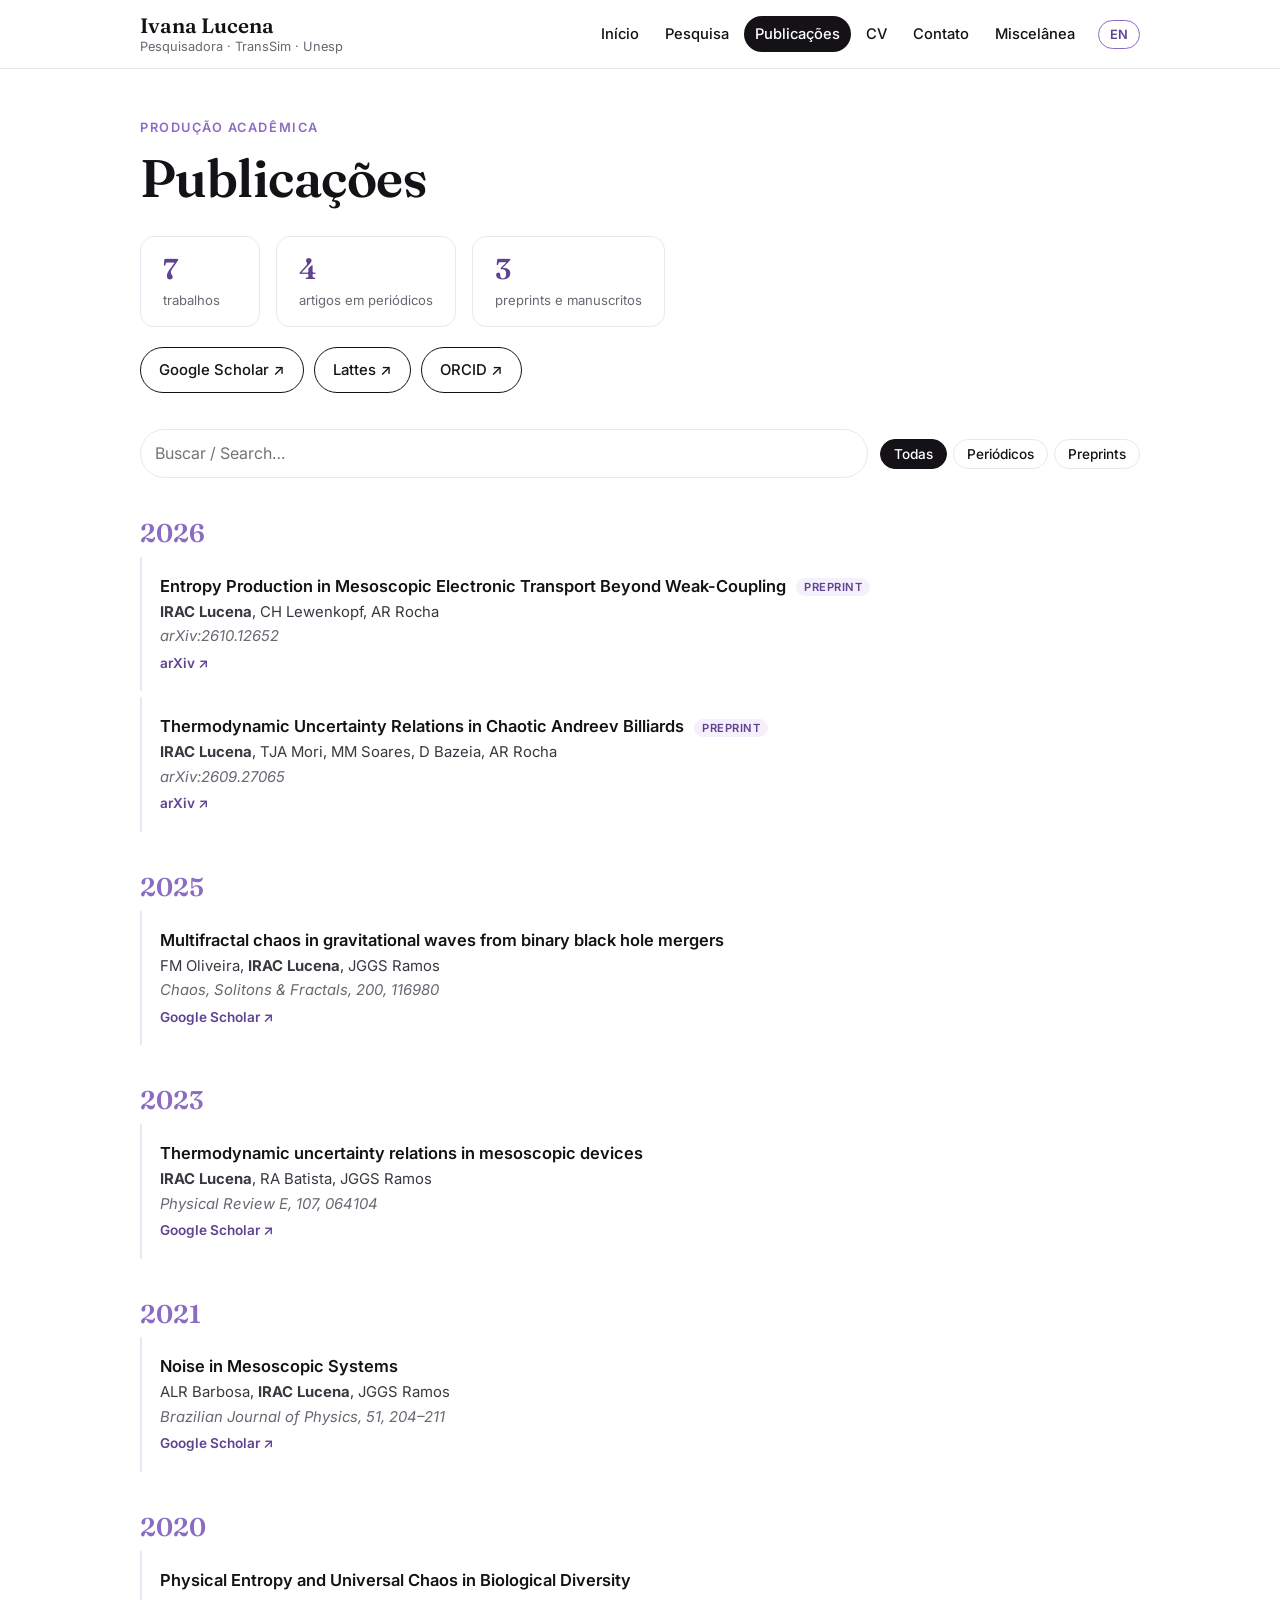
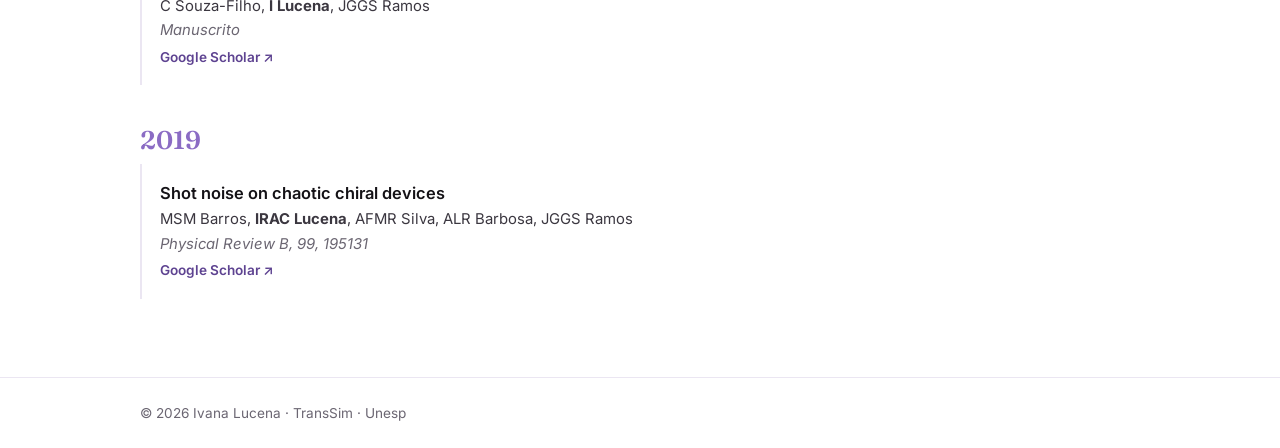
<file: publicacoes.html>
<!doctype html>
<html lang="pt-BR" data-lang="pt">
<head>
<meta charset="utf-8">
<meta name="viewport" content="width=device-width, initial-scale=1">
<title>Publicações · Ivana Lucena</title>
<meta name="description" content="Ivana Lucena — pesquisadora, TransSim · Unesp. Produção acadêmica, publicações e CV.">
<link rel="preconnect" href="https://fonts.googleapis.com">
<link rel="preconnect" href="https://fonts.gstatic.com" crossorigin>
<link href="https://fonts.googleapis.com/css2?family=Fraunces:opsz,wght@9..144,400;9..144,600&family=Inter:wght@400;500;600&display=swap" rel="stylesheet">
<link rel="stylesheet" href="assets/style.css">
<script>try{var l=localStorage.getItem("lang");if(l)document.documentElement.setAttribute("data-lang",l)}catch(e){}</script>
</head>
<body>
<header class="site-header">
  <div class="wrap header-inner">
    <a class="brand" href="index.html">
      <span class="brand-name">Ivana Lucena</span>
      <span class="brand-sub"><span lang="pt">Pesquisadora</span><span lang="en">Researcher</span> · TransSim · Unesp</span>
    </a>
    <button class="menu-btn" aria-label="Menu" aria-expanded="false">☰</button>
    <nav class="nav">
      <a href="index.html"><span lang="pt">Início</span><span lang="en">Home</span></a>
<a href="pesquisa.html"><span lang="pt">Pesquisa</span><span lang="en">Research</span></a>
<a href="publicacoes.html" class="active" aria-current="page"><span lang="pt">Publicações</span><span lang="en">Publications</span></a>
<a href="cv.html"><span lang="pt">CV</span><span lang="en">CV</span></a>
<a href="contato.html"><span lang="pt">Contato</span><span lang="en">Contact</span></a>
<a href="miscelanea.html"><span lang="pt">Miscelânea</span><span lang="en">Miscellanea</span></a>
      <button class="lang-btn" type="button" aria-label="Mudar idioma / Switch language"><span lang="pt">EN</span><span lang="en">PT</span></button>
    </nav>
  </div>
</header>
<main class="wrap">

<section class="page-head">
  <p class="eyebrow"><span lang="pt">Produção acadêmica</span><span lang="en">Academic output</span></p>
  <h1><span lang="pt">Publicações</span><span lang="en">Publications</span></h1>
  <div class="metrics">
    <div class="metric"><span class="num">7</span><span class="lbl"><span lang="pt">trabalhos</span><span lang="en">works</span></span></div>
    <div class="metric"><span class="num">4</span><span class="lbl"><span lang="pt">artigos em periódicos</span><span lang="en">journal articles</span></span></div>
    <div class="metric"><span class="num">3</span><span class="lbl"><span lang="pt">preprints e manuscritos</span><span lang="en">preprints & manuscripts</span></span></div>
  </div>
  <div class="actions">
    <a class="btn" href="https://scholar.google.com/citations?user=nSL4cs4AAAAJ&hl=pt-BR" target="_blank" rel="noopener">Google Scholar ↗</a>
    <a class="btn" href="http://lattes.cnpq.br/9666677159468628" target="_blank" rel="noopener">Lattes ↗</a>
    <a class="btn" href="https://orcid.org/0000-0002-3205-4228" target="_blank" rel="noopener">ORCID ↗</a>
  </div>
</section>
<div class="pub-tools">
  <input id="pub-search" type="search" placeholder="Buscar / Search…" aria-label="Buscar publicações">
  <div class="filters" role="group">
    <button class="chip on" data-filter="all"><span lang="pt">Todas</span><span lang="en">All</span></button>
    <button class="chip" data-filter="journal"><span lang="pt">Periódicos</span><span lang="en">Journals</span></button>
    <button class="chip" data-filter="preprint">Preprints</button>
  </div>
</div>
<div id="pub-list"><section class="year-group"><h2 class="year">2026</h2><article class="pub" data-type="preprint">
  <div class="pub-title">Entropy Production in Mesoscopic Electronic Transport Beyond Weak-Coupling <span class="badge"><span lang="pt">Preprint</span><span lang="en">Preprint</span></span></div>
  <div class="pub-authors"><strong>IRAC Lucena</strong>, CH Lewenkopf, AR Rocha</div>
  <div class="pub-venue">arXiv:2610.12652</div>
  <a class="pub-link" href="https://arxiv.org/abs/2610.12652" target="_blank" rel="noopener">arXiv ↗</a>
</article><article class="pub" data-type="preprint">
  <div class="pub-title">Thermodynamic Uncertainty Relations in Chaotic Andreev Billiards <span class="badge"><span lang="pt">Preprint</span><span lang="en">Preprint</span></span></div>
  <div class="pub-authors"><strong>IRAC Lucena</strong>, TJA Mori, MM Soares, D Bazeia, AR Rocha</div>
  <div class="pub-venue">arXiv:2609.27065</div>
  <a class="pub-link" href="https://arxiv.org/abs/2609.27065" target="_blank" rel="noopener">arXiv ↗</a>
</article></section><section class="year-group"><h2 class="year">2025</h2><article class="pub" data-type="journal">
  <div class="pub-title">Multifractal chaos in gravitational waves from binary black hole mergers </div>
  <div class="pub-authors">FM Oliveira, <strong>IRAC Lucena</strong>, JGGS Ramos</div>
  <div class="pub-venue">Chaos, Solitons &amp; Fractals, 200, 116980</div>
  <a class="pub-link" href="https://scholar.google.com/scholar?q=%22Multifractal%20chaos%20in%20gravitational%20waves%20from%20binary%20black%20hole%20mergers%22" target="_blank" rel="noopener">Google Scholar ↗</a>
</article></section><section class="year-group"><h2 class="year">2023</h2><article class="pub" data-type="journal">
  <div class="pub-title">Thermodynamic uncertainty relations in mesoscopic devices </div>
  <div class="pub-authors"><strong>IRAC Lucena</strong>, RA Batista, JGGS Ramos</div>
  <div class="pub-venue">Physical Review E, 107, 064104</div>
  <a class="pub-link" href="https://scholar.google.com/scholar?q=%22Thermodynamic%20uncertainty%20relations%20in%20mesoscopic%20devices%22" target="_blank" rel="noopener">Google Scholar ↗</a>
</article></section><section class="year-group"><h2 class="year">2021</h2><article class="pub" data-type="journal">
  <div class="pub-title">Noise in Mesoscopic Systems </div>
  <div class="pub-authors">ALR Barbosa, <strong>IRAC Lucena</strong>, JGGS Ramos</div>
  <div class="pub-venue">Brazilian Journal of Physics, 51, 204–211</div>
  <a class="pub-link" href="https://scholar.google.com/scholar?q=%22Noise%20in%20Mesoscopic%20Systems%22" target="_blank" rel="noopener">Google Scholar ↗</a>
</article></section><section class="year-group"><h2 class="year">2020</h2><article class="pub" data-type="preprint">
  <div class="pub-title">Physical Entropy and Universal Chaos in Biological Diversity </div>
  <div class="pub-authors">C Souza-Filho, <strong>I Lucena</strong>, JGGS Ramos</div>
  <div class="pub-venue"><span lang="pt">Manuscrito</span><span lang="en">Manuscript</span></div>
  <a class="pub-link" href="https://scholar.google.com/scholar?q=%22Physical%20Entropy%20and%20Universal%20Chaos%20in%20Biological%20Diversity%22" target="_blank" rel="noopener">Google Scholar ↗</a>
</article></section><section class="year-group"><h2 class="year">2019</h2><article class="pub" data-type="journal">
  <div class="pub-title">Shot noise on chaotic chiral devices </div>
  <div class="pub-authors">MSM Barros, <strong>IRAC Lucena</strong>, AFMR Silva, ALR Barbosa, JGGS Ramos</div>
  <div class="pub-venue">Physical Review B, 99, 195131</div>
  <a class="pub-link" href="https://scholar.google.com/scholar?q=%22Shot%20noise%20on%20chaotic%20chiral%20devices%22" target="_blank" rel="noopener">Google Scholar ↗</a>
</article></section></div>
<p id="pub-empty" class="muted" hidden><span lang="pt">Nenhuma publicação encontrada.</span><span lang="en">No publications found.</span></p>

</main>
<footer class="site-footer">
  <div class="wrap">© 2026 Ivana Lucena · TransSim · Unesp</div>
</footer>
<script src="assets/main.js"></script>
</body>
</html>
</file>
<file: assets/style.css>
/* ===== Cores — troque aqui para mudar o site inteiro ===== */
:root{
  --bg:#ffffff;
  --ink:#141216;        /* preto */
  --muted:#6b6672;
  --line:#ebe6f2;
  --accent:#8b6cc4;     /* roxo delicado */
  --accent-dark:#5e4391;
  --accent-soft:#f5f0fc;
  --radius:14px;
  --serif:"Fraunces",Georgia,serif;
  --sans:"Inter",system-ui,-apple-system,"Segoe UI",sans-serif;
}
*{box-sizing:border-box}
html{scroll-behavior:smooth}
body{margin:0;background:var(--bg);color:var(--ink);font:16px/1.65 var(--sans);-webkit-font-smoothing:antialiased}
a{color:var(--accent-dark);text-decoration:none}
a:hover{text-decoration:underline}
.wrap{max-width:1040px;margin:0 auto;padding:0 20px}
main.wrap{padding-top:48px;padding-bottom:72px}

/* idiomas */
html[data-lang="pt"] [lang="en"], html[data-lang="en"] [lang="pt"]{display:none}

/* header */
.site-header{position:sticky;top:0;z-index:10;background:rgba(255,255,255,.92);backdrop-filter:blur(8px);border-bottom:1px solid var(--line)}
.header-inner{display:flex;align-items:center;justify-content:space-between;gap:16px;min-height:68px}
.brand{display:flex;flex-direction:column;color:var(--ink);line-height:1.2}
.brand:hover{text-decoration:none}
.brand-name{font-family:var(--serif);font-size:1.3rem;font-weight:600}
.brand-sub{font-size:.8rem;color:var(--muted)}
.nav{display:flex;align-items:center;gap:4px;flex-wrap:wrap}
.nav a{color:var(--ink);padding:6px 11px;border-radius:999px;font-size:.92rem;font-weight:500}
.nav a:hover{background:var(--accent-soft);text-decoration:none}
.nav a.active{background:var(--ink);color:#fff}
.lang-btn{margin-left:8px;border:1px solid var(--accent);background:#fff;color:var(--accent-dark);font:600 .8rem var(--sans);padding:6px 11px;border-radius:999px;cursor:pointer}
.lang-btn:hover{background:var(--accent);color:#fff}
.menu-btn{display:none;border:0;background:none;font-size:1.5rem;cursor:pointer;color:var(--ink)}

/* tipografia */
h1,h2,h3{font-family:var(--serif);font-weight:600;line-height:1.2;margin:0 0 .5em}
h1{font-size:clamp(2.2rem,5vw,3.3rem);letter-spacing:-.01em}
h2{font-size:1.3rem}
h3{font-size:1.35rem}
h4{font:600 .78rem var(--sans);text-transform:uppercase;letter-spacing:.08em;color:var(--muted);margin:1.2em 0 .4em}
p{margin:0 0 .6em}
.eyebrow{font-size:.8rem;font-weight:600;letter-spacing:.12em;text-transform:uppercase;color:var(--accent);margin-bottom:.6em}
.lead{font-size:1.12rem;color:#3b3740;max-width:62ch}
.muted{color:var(--muted)}
.strong{font-weight:600}
.meta{color:var(--muted);font-size:.95rem}
.section-title{border-bottom:1px solid var(--line);padding-bottom:.4em;margin:48px 0 20px}

/* hero */
.hero{display:grid;grid-template-columns:1.6fr 1fr;gap:48px;align-items:center;margin-bottom:56px}
.hero h1::after{content:"";display:block;width:56px;height:3px;background:var(--accent);border-radius:3px;margin-top:16px}
.hero-photo{display:flex;justify-content:center}
.hero-photo img,.photo-placeholder{width:min(280px,100%);height:auto;aspect-ratio:1;border-radius:50%;object-fit:cover;box-shadow:0 0 0 8px var(--accent-soft),0 0 0 9px var(--line)}
.photo-placeholder{display:grid;place-items:center;background:linear-gradient(135deg,var(--accent-soft),#e6dcf6);font:600 3.4rem var(--serif);color:var(--accent-dark)}

/* botões */
.actions{display:flex;flex-wrap:wrap;gap:10px;margin-top:20px}
.btn{display:inline-block;padding:10px 18px;border:1px solid var(--ink);border-radius:999px;color:var(--ink);font-weight:500;font-size:.93rem;transition:.15s}
.btn:hover{background:var(--ink);color:#fff;text-decoration:none}
.btn.primary{background:var(--accent);border-color:var(--accent);color:#fff}
.btn.primary:hover{background:var(--accent-dark);border-color:var(--accent-dark)}

/* cards */
.grid-2{display:grid;grid-template-columns:repeat(2,1fr);gap:20px}
.card{border:1px solid var(--line);border-radius:var(--radius);padding:24px;background:#fff}
.card h2{font-size:1.1rem}
.card h2:not(:first-child){margin-top:1.2em}
.tags{list-style:none;padding:0;margin:10px 0 0;display:flex;flex-wrap:wrap;gap:8px}
.tags li{background:var(--accent-soft);color:var(--accent-dark);padding:4px 12px;border-radius:999px;font-size:.85rem;font-weight:500}

/* novidades */
.news{list-style:none;padding:0;margin:0}
.news li{padding:10px 0;border-bottom:1px dashed var(--line);display:flex;gap:14px}
.news li:last-child{border-bottom:0}
.news time{flex:0 0 64px;color:var(--accent);font-weight:600;font-size:.88rem;padding-top:1px}

/* páginas internas */
.page-head{margin-bottom:36px}
.pillar{display:grid;grid-template-columns:72px 1fr;gap:16px;padding:28px 0;border-top:1px solid var(--line)}
.pillar-num{font:600 2.2rem var(--serif);color:var(--accent)}
.bullets{margin:0;padding-left:1.2em}
.bullets li::marker{color:var(--accent)}
.bullets.small{font-size:.93rem}

/* publicações */
.metrics{display:flex;gap:16px;flex-wrap:wrap;margin:20px 0 4px}
.metric{border:1px solid var(--line);border-radius:var(--radius);padding:14px 22px;min-width:120px}
.metric .num{display:block;font:600 1.8rem var(--serif);color:var(--accent-dark)}
.metric .lbl{font-size:.82rem;color:var(--muted)}
.pub-tools{display:flex;flex-wrap:wrap;gap:12px;align-items:center;margin-bottom:8px}
#pub-search{flex:1 1 220px;padding:10px 14px;border:1px solid var(--line);border-radius:999px;font:inherit}
#pub-search:focus{outline:2px solid var(--accent);border-color:transparent}
.filters{display:flex;flex-wrap:wrap;gap:6px}
.chip{border:1px solid var(--line);background:#fff;border-radius:999px;padding:6px 13px;font:500 .85rem var(--sans);cursor:pointer;color:var(--ink)}
.chip.on{background:var(--ink);color:#fff;border-color:var(--ink)}
.year{font-size:1.6rem;color:var(--accent);margin:40px 0 8px}
.pub{padding:16px 0 16px 18px;border-left:2px solid var(--line);margin-bottom:6px;transition:.15s}
.pub:hover{border-left-color:var(--accent)}
.pub-title{font-weight:600;font-size:1.03rem}
.pub-authors{color:#3b3740;font-size:.93rem}
.pub-venue{font-style:italic;color:var(--muted);font-size:.93rem}
.pub-link{font-size:.85rem;font-weight:600}
.badge{display:inline-block;vertical-align:middle;margin-left:6px;font:600 .7rem var(--sans);text-transform:uppercase;letter-spacing:.05em;background:var(--accent-soft);color:var(--accent-dark);padding:2px 8px;border-radius:999px}

/* CV */
.timeline{list-style:none;padding:0;margin:0}
.tl-item{display:grid;grid-template-columns:150px 1fr;gap:20px;padding:12px 0;border-bottom:1px dashed var(--line)}
.tl-item p{margin:0}
.tl-when{color:var(--accent);font-weight:600;font-size:.9rem}
.link-list{list-style:none;padding:0;margin:0}
.link-list li{padding:6px 0}

/* footer */
.site-footer{border-top:1px solid var(--line);padding:24px 0;color:var(--muted);font-size:.85rem}

/* celular */
@media (max-width:820px){
  .menu-btn{display:block}
  .nav{display:none;position:absolute;top:68px;left:0;right:0;background:#fff;border-bottom:1px solid var(--line);flex-direction:column;align-items:stretch;padding:10px 16px 16px}
  .nav.open{display:flex}
  .nav a{padding:10px 12px}
  .lang-btn{margin:8px 0 0;align-self:flex-start}
  .hero{grid-template-columns:1fr;gap:28px}
  .hero-photo{order:-1;justify-content:flex-start}
  .hero-photo img,.photo-placeholder{width:140px;font-size:2rem}
  .grid-2{grid-template-columns:1fr}
  .tl-item{grid-template-columns:1fr;gap:2px}
  .pillar{grid-template-columns:1fr;gap:0}
  main.wrap{padding-top:32px}
  .wrap{padding:0 16px}
}
.card.feature{border-top:3px solid var(--accent)}
.card.feature h3{font-size:1.15rem;margin-top:.2em}
.card.feature .eyebrow{margin-bottom:.4em}
</file>
